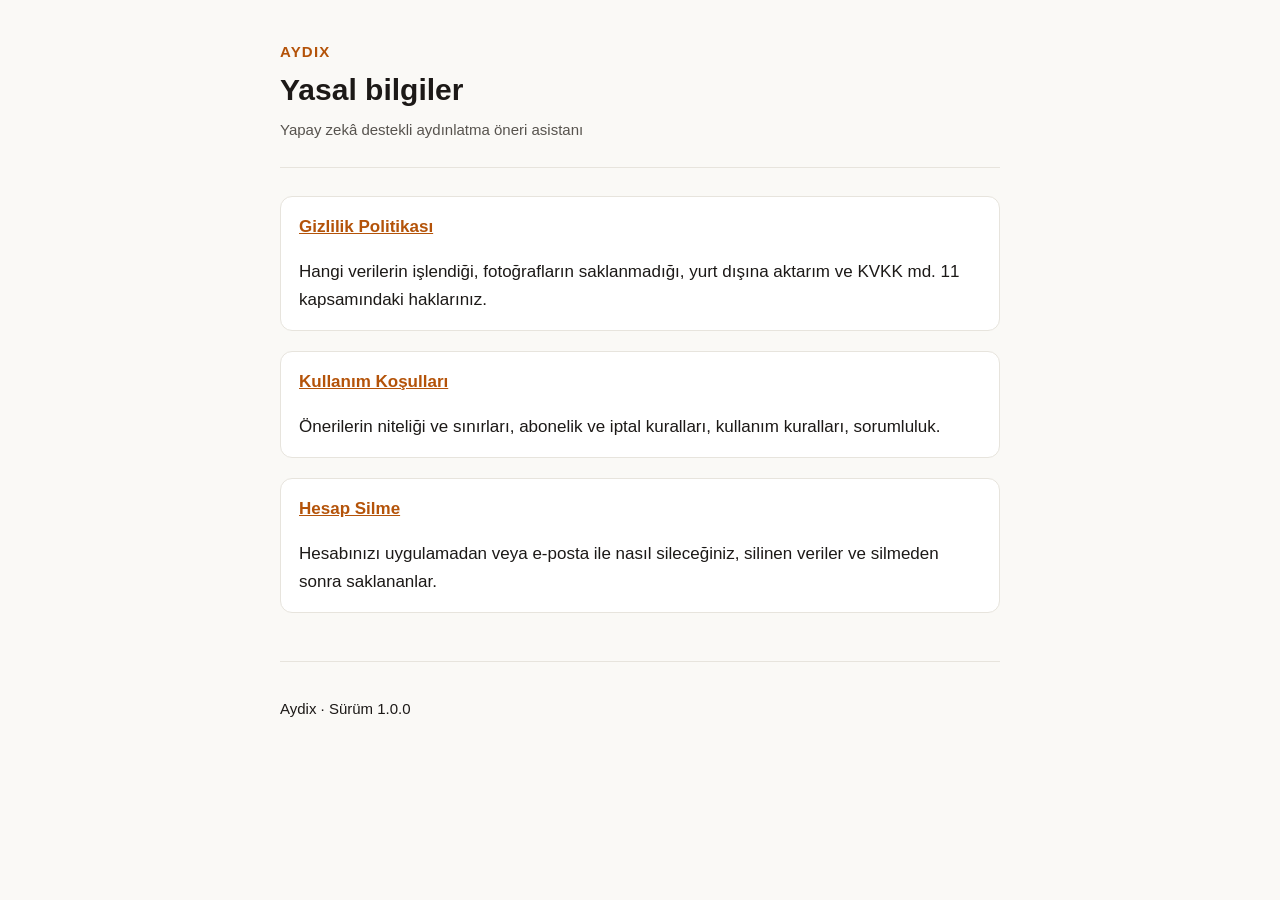
<file: index.html>
<!doctype html>
<html lang="tr">
  <head>
    <meta charset="utf-8" />
    <meta name="viewport" content="width=device-width, initial-scale=1" />
    <title>Aydix — Yasal</title>
    <link rel="stylesheet" href="stil.css" />
  </head>
  <body>
    <main>
      <header>
        <p class="marka">AYDIX</p>
        <h1>Yasal bilgiler</h1>
        <p class="tarih">Yapay zekâ destekli aydınlatma öneri asistanı</p>
      </header>

      <div class="kutu">
        <p><a href="gizlilik.html"><strong>Gizlilik Politikası</strong></a></p>
        <p>
          Hangi verilerin işlendiği, fotoğrafların saklanmadığı, yurt dışına
          aktarım ve KVKK md. 11 kapsamındaki haklarınız.
        </p>
      </div>

      <div class="kutu">
        <p><a href="kosullar.html"><strong>Kullanım Koşulları</strong></a></p>
        <p>
          Önerilerin niteliği ve sınırları, abonelik ve iptal kuralları,
          kullanım kuralları, sorumluluk.
        </p>
      </div>

      <div class="kutu">
        <p><a href="hesap-silme.html"><strong>Hesap Silme</strong></a></p>
        <p>
          Hesabınızı uygulamadan veya e-posta ile nasıl sileceğiniz, silinen
          veriler ve silmeden sonra saklananlar.
        </p>
      </div>

      <footer>
        <p>Aydix · Sürüm 1.0.0</p>
      </footer>
    </main>
  </body>
</html>
</file>
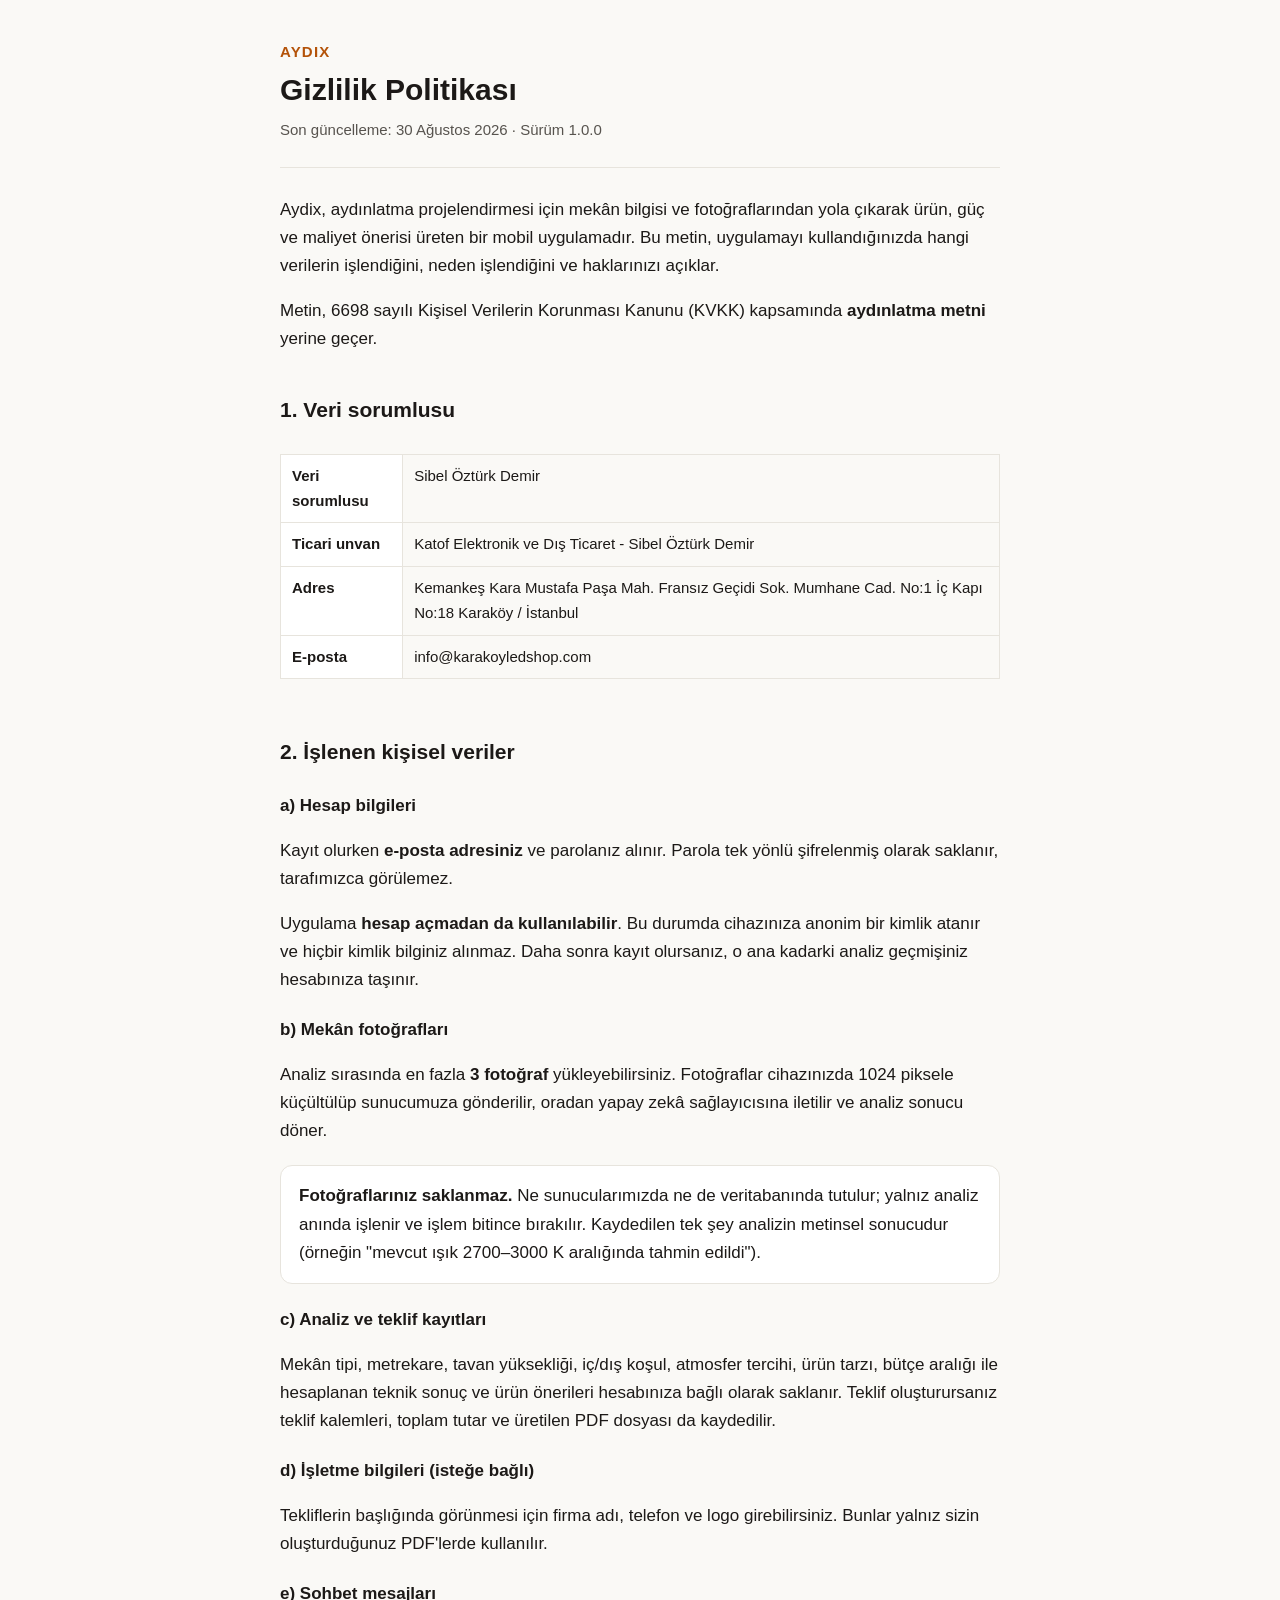
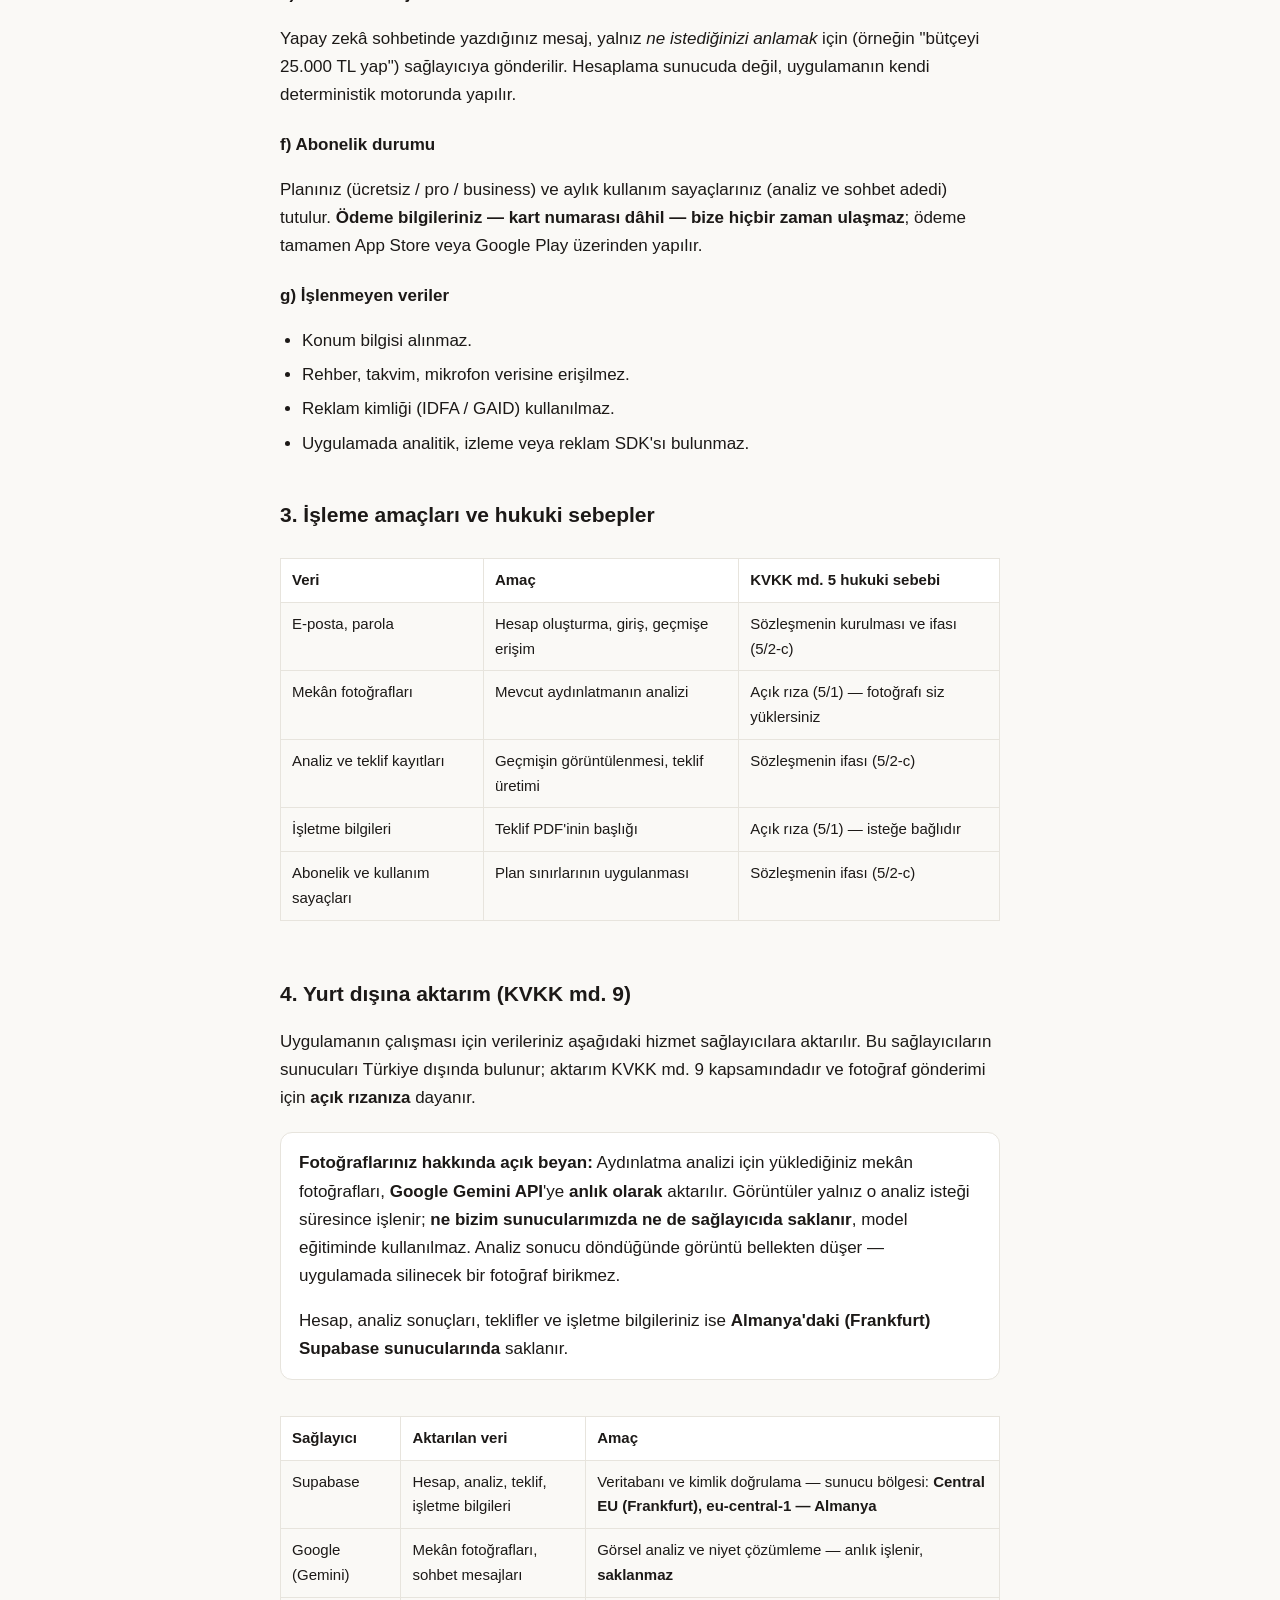
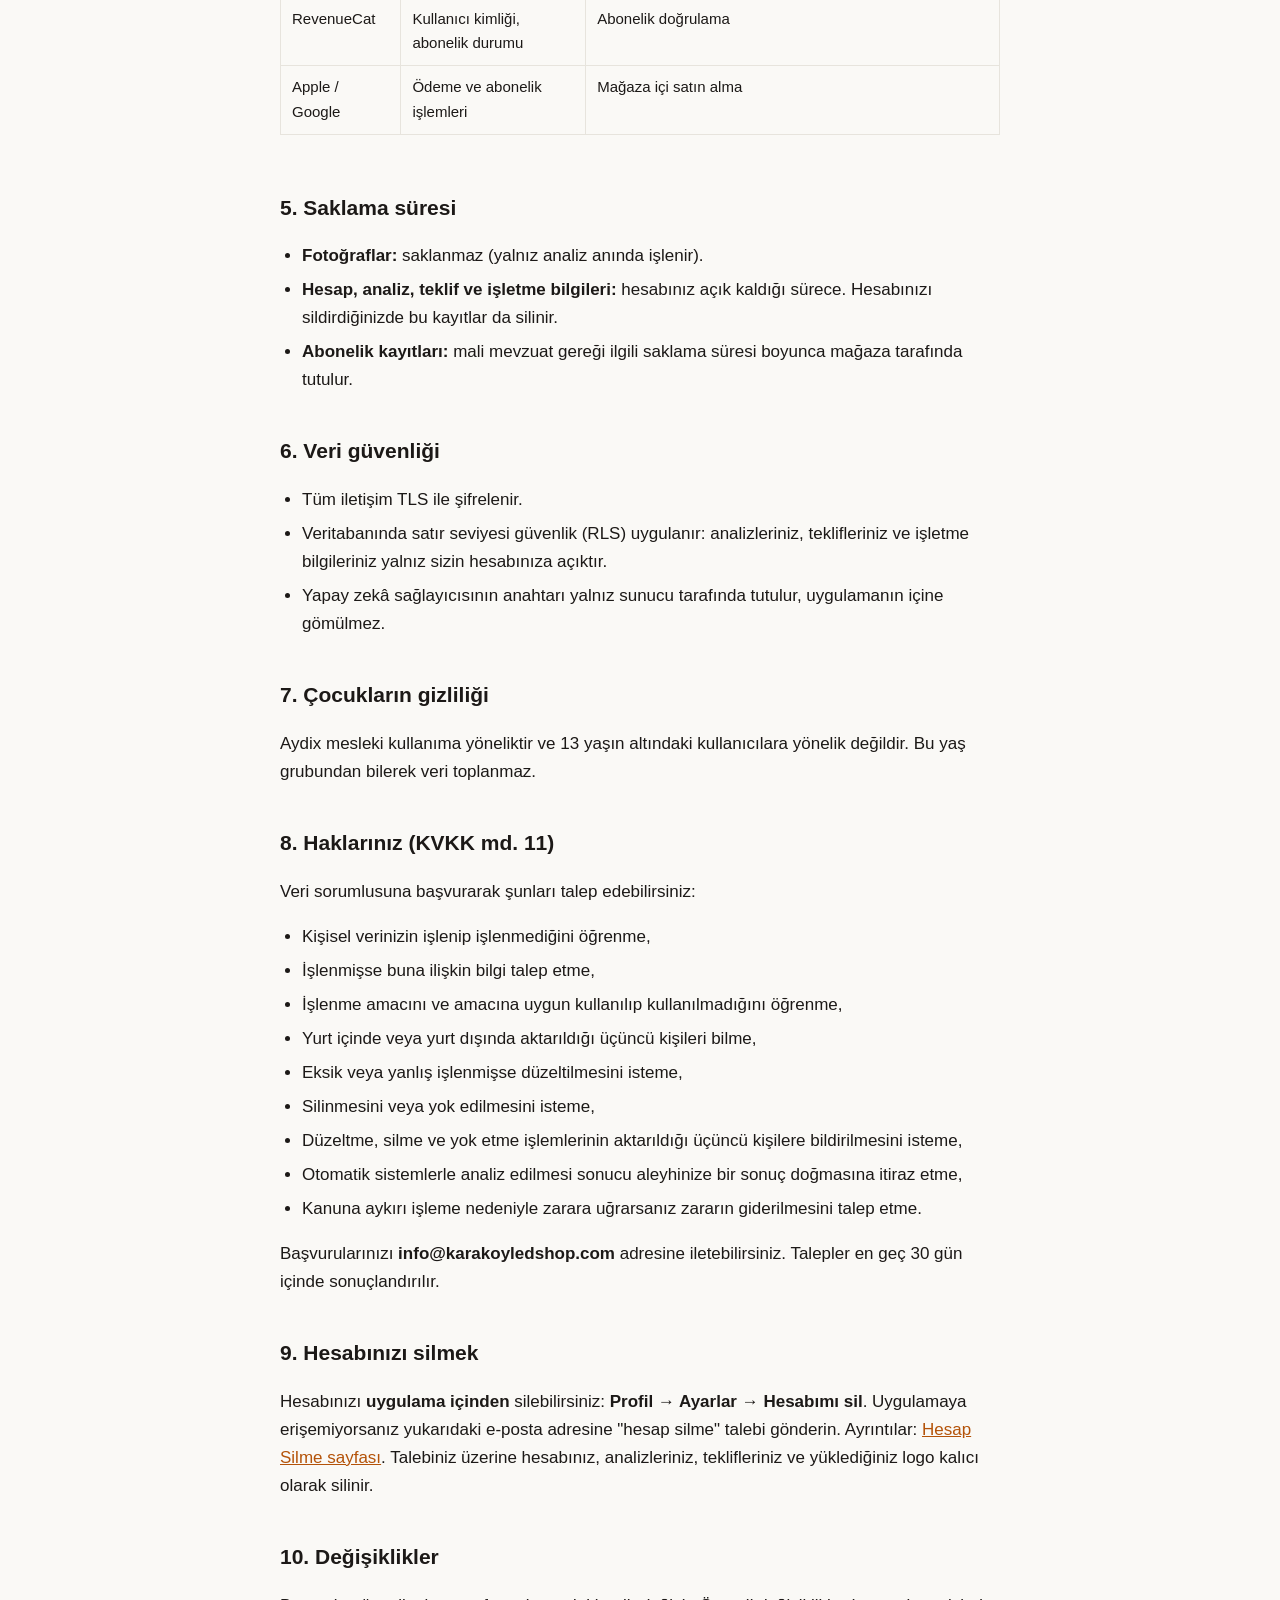
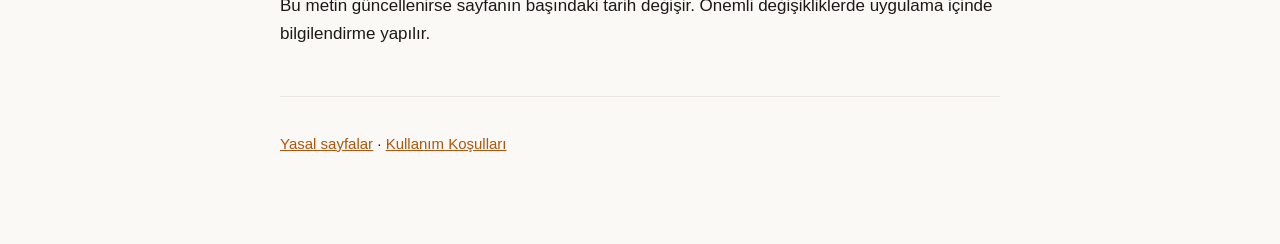
<file: gizlilik.html>
<!doctype html>
<html lang="tr">
  <head>
    <meta charset="utf-8" />
    <meta name="viewport" content="width=device-width, initial-scale=1" />
    <title>Aydix — Gizlilik Politikası</title>
    <link rel="stylesheet" href="stil.css" />
  </head>
  <body>
    <main>
      <header>
        <p class="marka">AYDIX</p>
        <h1>Gizlilik Politikası</h1>
        <p class="tarih">Son güncelleme: 30 Ağustos 2026 · Sürüm 1.0.0</p>
      </header>

      <p>
        Aydix, aydınlatma projelendirmesi için mekân bilgisi ve fotoğraflarından
        yola çıkarak ürün, güç ve maliyet önerisi üreten bir mobil uygulamadır.
        Bu metin, uygulamayı kullandığınızda hangi verilerin işlendiğini,
        neden işlendiğini ve haklarınızı açıklar.
      </p>

      <p>
        Metin, 6698 sayılı Kişisel Verilerin Korunması Kanunu (KVKK) kapsamında
        <strong>aydınlatma metni</strong> yerine geçer.
      </p>

      <h2>1. Veri sorumlusu</h2>
      <div class="sarma">
        <table>
          <tr>
            <th>Veri sorumlusu</th>
            <td>Sibel Öztürk Demir</td>
          </tr>
          <tr>
            <th>Ticari unvan</th>
            <td>Katof Elektronik ve Dış Ticaret - Sibel Öztürk Demir</td>
          </tr>
          <tr>
            <th>Adres</th>
            <td>Kemankeş Kara Mustafa Paşa Mah. Fransız Geçidi Sok. Mumhane Cad. No:1 İç Kapı No:18 Karaköy / İstanbul</td>
          </tr>
          <tr>
            <th>E-posta</th>
            <td>info@karakoyledshop.com</td>
          </tr>
        </table>
      </div>

      <h2>2. İşlenen kişisel veriler</h2>

      <h3>a) Hesap bilgileri</h3>
      <p>
        Kayıt olurken <strong>e-posta adresiniz</strong> ve parolanız alınır.
        Parola tek yönlü şifrelenmiş olarak saklanır, tarafımızca görülemez.
      </p>
      <p>
        Uygulama <strong>hesap açmadan da kullanılabilir</strong>. Bu durumda
        cihazınıza anonim bir kimlik atanır ve hiçbir kimlik bilginiz alınmaz.
        Daha sonra kayıt olursanız, o ana kadarki analiz geçmişiniz hesabınıza
        taşınır.
      </p>

      <h3>b) Mekân fotoğrafları</h3>
      <p>
        Analiz sırasında en fazla <strong>3 fotoğraf</strong> yükleyebilirsiniz.
        Fotoğraflar cihazınızda 1024 piksele küçültülüp sunucumuza gönderilir,
        oradan yapay zekâ sağlayıcısına iletilir ve analiz sonucu döner.
      </p>
      <div class="kutu">
        <p>
          <strong>Fotoğraflarınız saklanmaz.</strong> Ne sunucularımızda ne de
          veritabanında tutulur; yalnız analiz anında işlenir ve işlem bitince
          bırakılır. Kaydedilen tek şey analizin metinsel sonucudur (örneğin
          "mevcut ışık 2700–3000 K aralığında tahmin edildi").
        </p>
      </div>

      <h3>c) Analiz ve teklif kayıtları</h3>
      <p>
        Mekân tipi, metrekare, tavan yüksekliği, iç/dış koşul, atmosfer tercihi,
        ürün tarzı, bütçe aralığı ile hesaplanan teknik sonuç ve ürün önerileri
        hesabınıza bağlı olarak saklanır. Teklif oluşturursanız teklif kalemleri,
        toplam tutar ve üretilen PDF dosyası da kaydedilir.
      </p>

      <h3>d) İşletme bilgileri (isteğe bağlı)</h3>
      <p>
        Tekliflerin başlığında görünmesi için firma adı, telefon ve logo
        girebilirsiniz. Bunlar yalnız sizin oluşturduğunuz PDF'lerde kullanılır.
      </p>

      <h3>e) Sohbet mesajları</h3>
      <p>
        Yapay zekâ sohbetinde yazdığınız mesaj, yalnız <em>ne istediğinizi
        anlamak</em> için (örneğin "bütçeyi 25.000 TL yap") sağlayıcıya
        gönderilir. Hesaplama sunucuda değil, uygulamanın kendi deterministik
        motorunda yapılır.
      </p>

      <h3>f) Abonelik durumu</h3>
      <p>
        Planınız (ücretsiz / pro / business) ve aylık kullanım sayaçlarınız
        (analiz ve sohbet adedi) tutulur. <strong>Ödeme bilgileriniz — kart
        numarası dâhil — bize hiçbir zaman ulaşmaz</strong>; ödeme tamamen App
        Store veya Google Play üzerinden yapılır.
      </p>

      <h3>g) İşlenmeyen veriler</h3>
      <ul>
        <li>Konum bilgisi alınmaz.</li>
        <li>Rehber, takvim, mikrofon verisine erişilmez.</li>
        <li>Reklam kimliği (IDFA / GAID) kullanılmaz.</li>
        <li>Uygulamada analitik, izleme veya reklam SDK'sı bulunmaz.</li>
      </ul>

      <h2>3. İşleme amaçları ve hukuki sebepler</h2>
      <div class="sarma">
        <table>
          <tr>
            <th>Veri</th>
            <th>Amaç</th>
            <th>KVKK md. 5 hukuki sebebi</th>
          </tr>
          <tr>
            <td>E-posta, parola</td>
            <td>Hesap oluşturma, giriş, geçmişe erişim</td>
            <td>Sözleşmenin kurulması ve ifası (5/2-c)</td>
          </tr>
          <tr>
            <td>Mekân fotoğrafları</td>
            <td>Mevcut aydınlatmanın analizi</td>
            <td>Açık rıza (5/1) — fotoğrafı siz yüklersiniz</td>
          </tr>
          <tr>
            <td>Analiz ve teklif kayıtları</td>
            <td>Geçmişin görüntülenmesi, teklif üretimi</td>
            <td>Sözleşmenin ifası (5/2-c)</td>
          </tr>
          <tr>
            <td>İşletme bilgileri</td>
            <td>Teklif PDF'inin başlığı</td>
            <td>Açık rıza (5/1) — isteğe bağlıdır</td>
          </tr>
          <tr>
            <td>Abonelik ve kullanım sayaçları</td>
            <td>Plan sınırlarının uygulanması</td>
            <td>Sözleşmenin ifası (5/2-c)</td>
          </tr>
        </table>
      </div>

      <h2>4. Yurt dışına aktarım (KVKK md. 9)</h2>
      <p>
        Uygulamanın çalışması için verileriniz aşağıdaki hizmet sağlayıcılara
        aktarılır. Bu sağlayıcıların sunucuları Türkiye dışında bulunur;
        aktarım KVKK md. 9 kapsamındadır ve fotoğraf gönderimi için
        <strong>açık rızanıza</strong> dayanır.
      </p>

      <div class="kutu">
        <p>
          <strong>Fotoğraflarınız hakkında açık beyan:</strong> Aydınlatma
          analizi için yüklediğiniz mekân fotoğrafları,
          <strong>Google Gemini API</strong>'ye <strong>anlık olarak</strong>
          aktarılır. Görüntüler yalnız o analiz isteği süresince işlenir;
          <strong>ne bizim sunucularımızda ne de sağlayıcıda saklanır</strong>,
          model eğitiminde kullanılmaz. Analiz sonucu döndüğünde görüntü
          bellekten düşer — uygulamada silinecek bir fotoğraf birikmez.
        </p>
        <p>
          Hesap, analiz sonuçları, teklifler ve işletme bilgileriniz ise
          <strong>Almanya'daki (Frankfurt) Supabase sunucularında</strong>
          saklanır.
        </p>
      </div>
      <div class="sarma">
        <table>
          <tr>
            <th>Sağlayıcı</th>
            <th>Aktarılan veri</th>
            <th>Amaç</th>
          </tr>
          <tr>
            <td>Supabase</td>
            <td>Hesap, analiz, teklif, işletme bilgileri</td>
            <td>
              Veritabanı ve kimlik doğrulama — sunucu bölgesi:
              <strong>Central EU (Frankfurt), eu-central-1 — Almanya</strong>
            </td>
          </tr>
          <tr>
            <td>Google (Gemini)</td>
            <td>Mekân fotoğrafları, sohbet mesajları</td>
            <td>
              Görsel analiz ve niyet çözümleme — anlık işlenir,
              <strong>saklanmaz</strong>
            </td>
          </tr>
          <tr>
            <td>RevenueCat</td>
            <td>Kullanıcı kimliği, abonelik durumu</td>
            <td>Abonelik doğrulama</td>
          </tr>
          <tr>
            <td>Apple / Google</td>
            <td>Ödeme ve abonelik işlemleri</td>
            <td>Mağaza içi satın alma</td>
          </tr>
        </table>
      </div>

      <h2>5. Saklama süresi</h2>
      <ul>
        <li><strong>Fotoğraflar:</strong> saklanmaz (yalnız analiz anında işlenir).</li>
        <li>
          <strong>Hesap, analiz, teklif ve işletme bilgileri:</strong> hesabınız
          açık kaldığı sürece. Hesabınızı sildirdiğinizde bu kayıtlar da silinir.
        </li>
        <li>
          <strong>Abonelik kayıtları:</strong> mali mevzuat gereği ilgili
          saklama süresi boyunca mağaza tarafında tutulur.
        </li>
      </ul>

      <h2>6. Veri güvenliği</h2>
      <ul>
        <li>Tüm iletişim TLS ile şifrelenir.</li>
        <li>
          Veritabanında satır seviyesi güvenlik (RLS) uygulanır: analizleriniz,
          teklifleriniz ve işletme bilgileriniz yalnız sizin hesabınıza açıktır.
        </li>
        <li>
          Yapay zekâ sağlayıcısının anahtarı yalnız sunucu tarafında tutulur,
          uygulamanın içine gömülmez.
        </li>
      </ul>

      <h2>7. Çocukların gizliliği</h2>
      <p>
        Aydix mesleki kullanıma yöneliktir ve 13 yaşın altındaki kullanıcılara
        yönelik değildir. Bu yaş grubundan bilerek veri toplanmaz.
      </p>

      <h2>8. Haklarınız (KVKK md. 11)</h2>
      <p>Veri sorumlusuna başvurarak şunları talep edebilirsiniz:</p>
      <ul>
        <li>Kişisel verinizin işlenip işlenmediğini öğrenme,</li>
        <li>İşlenmişse buna ilişkin bilgi talep etme,</li>
        <li>İşlenme amacını ve amacına uygun kullanılıp kullanılmadığını öğrenme,</li>
        <li>Yurt içinde veya yurt dışında aktarıldığı üçüncü kişileri bilme,</li>
        <li>Eksik veya yanlış işlenmişse düzeltilmesini isteme,</li>
        <li>Silinmesini veya yok edilmesini isteme,</li>
        <li>
          Düzeltme, silme ve yok etme işlemlerinin aktarıldığı üçüncü kişilere
          bildirilmesini isteme,
        </li>
        <li>
          Otomatik sistemlerle analiz edilmesi sonucu aleyhinize bir sonuç
          doğmasına itiraz etme,
        </li>
        <li>Kanuna aykırı işleme nedeniyle zarara uğrarsanız zararın giderilmesini talep etme.</li>
      </ul>
      <p>
        Başvurularınızı <strong>info@karakoyledshop.com</strong> adresine
        iletebilirsiniz. Talepler en geç 30 gün içinde sonuçlandırılır.
      </p>

      <h2>9. Hesabınızı silmek</h2>
      <p>
        Hesabınızı <strong>uygulama içinden</strong> silebilirsiniz:
        <strong>Profil → Ayarlar → Hesabımı sil</strong>. Uygulamaya
        erişemiyorsanız yukarıdaki e-posta adresine "hesap silme" talebi
        gönderin. Ayrıntılar:
        <a href="hesap-silme.html">Hesap Silme sayfası</a>. Talebiniz üzerine hesabınız,
        analizleriniz, teklifleriniz ve yüklediğiniz logo kalıcı olarak silinir.
      </p>

      <h2>10. Değişiklikler</h2>
      <p>
        Bu metin güncellenirse sayfanın başındaki tarih değişir. Önemli
        değişikliklerde uygulama içinde bilgilendirme yapılır.
      </p>

      <footer>
        <p>
          <a href="index.html">Yasal sayfalar</a> ·
          <a href="kosullar.html">Kullanım Koşulları</a>
        </p>
      </footer>
    </main>
  </body>
</html>
</file>
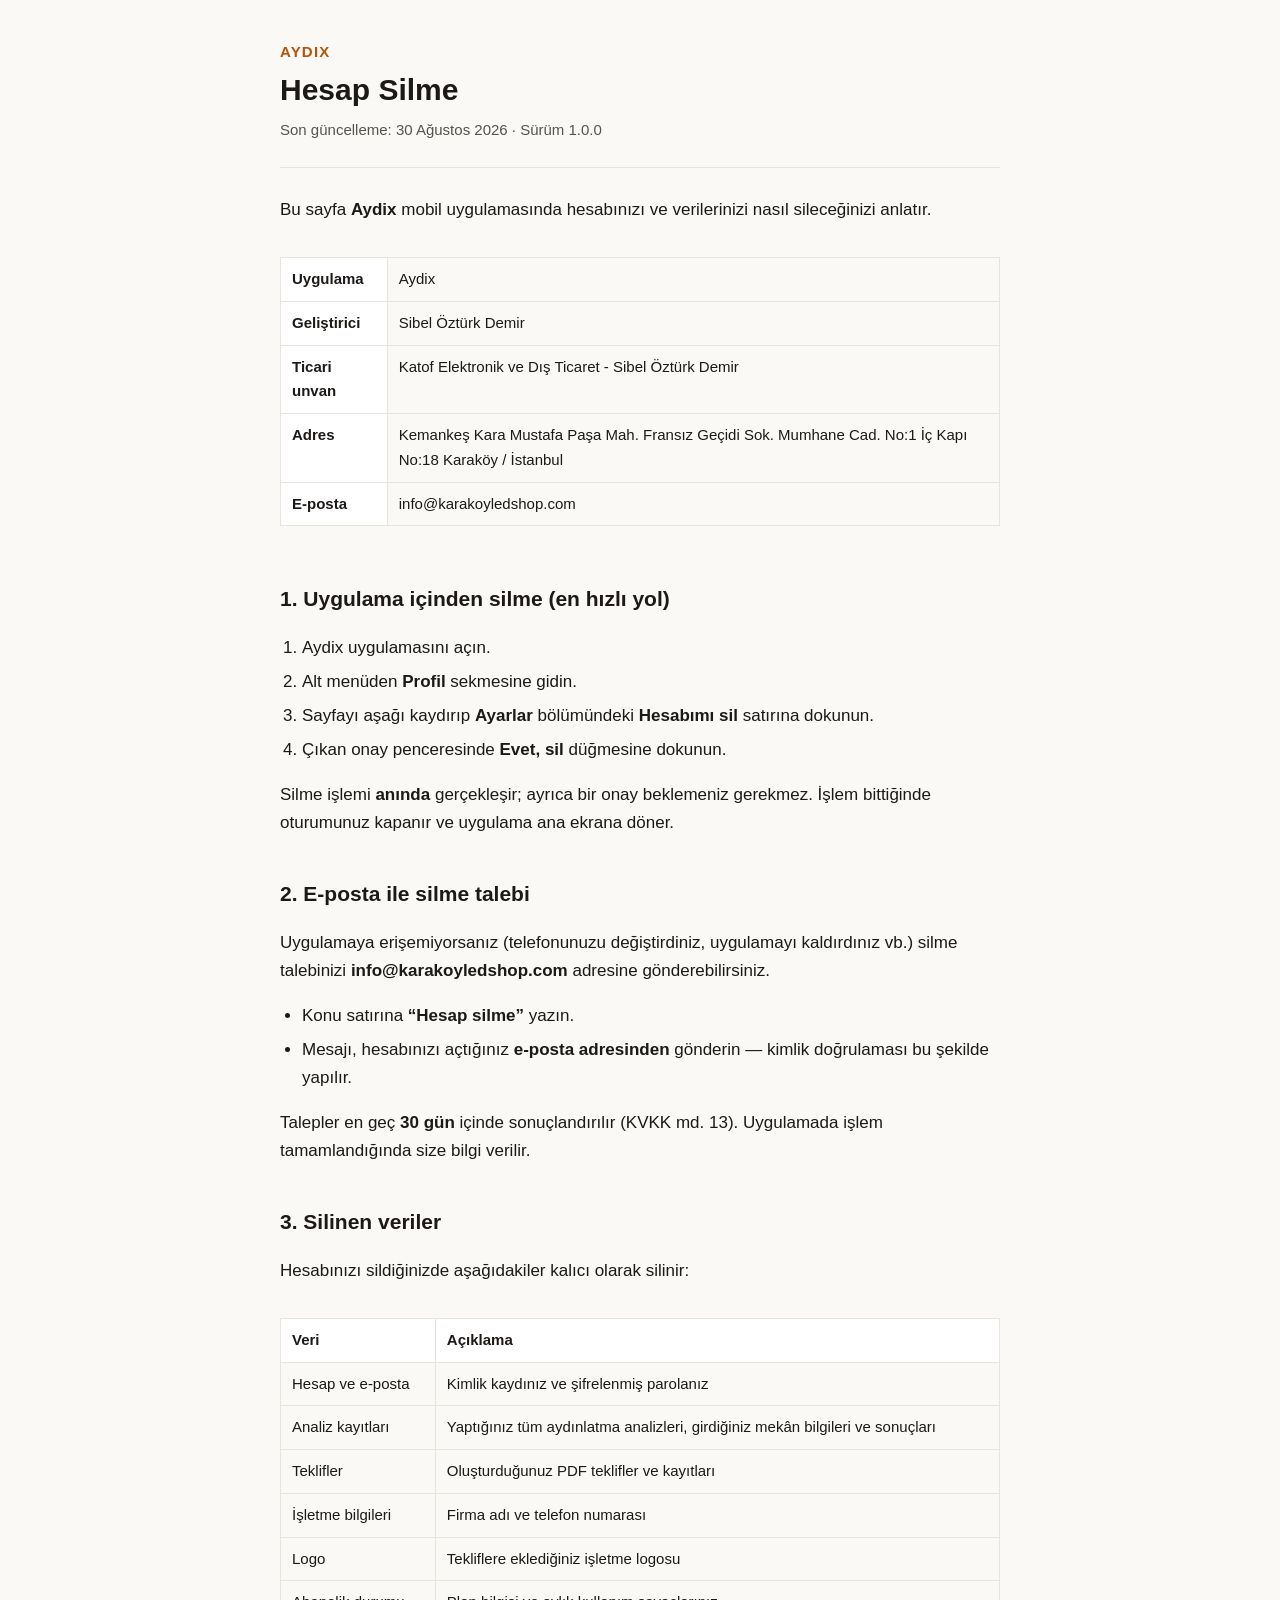
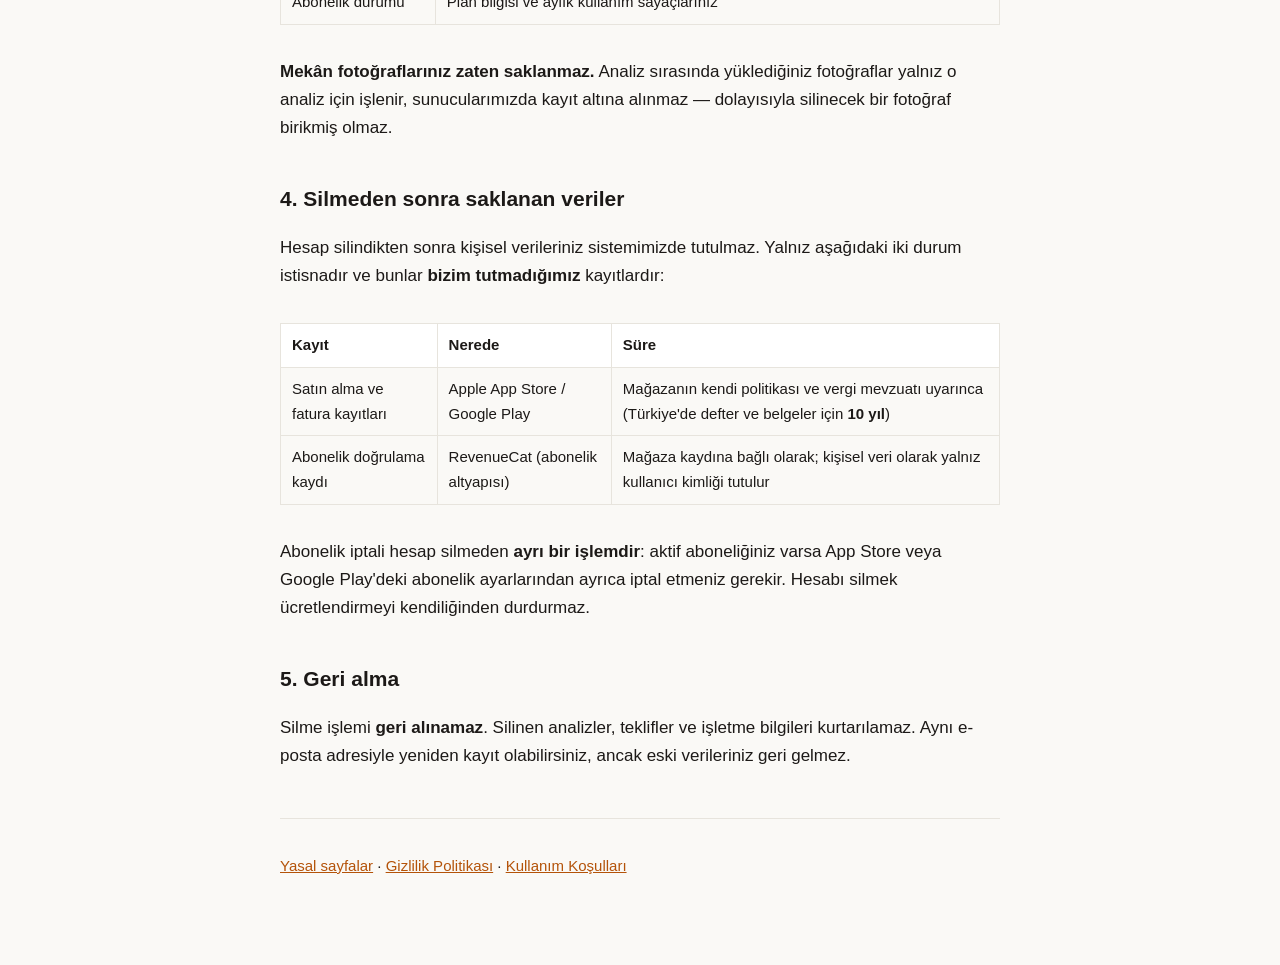
<file: hesap-silme.html>
<!doctype html>
<html lang="tr">
  <head>
    <meta charset="utf-8" />
    <meta name="viewport" content="width=device-width, initial-scale=1" />
    <title>Aydix — Hesap Silme</title>
    <link rel="stylesheet" href="stil.css" />
  </head>
  <body>
    <main>
      <header>
        <p class="marka">AYDIX</p>
        <h1>Hesap Silme</h1>
        <p class="tarih">Son güncelleme: 30 Ağustos 2026 · Sürüm 1.0.0</p>
      </header>

      <p>
        Bu sayfa <strong>Aydix</strong> mobil uygulamasında hesabınızı ve
        verilerinizi nasıl sileceğinizi anlatır.
      </p>

      <div class="sarma">
        <table>
          <tr>
            <th>Uygulama</th>
            <td>Aydix</td>
          </tr>
          <tr>
            <th>Geliştirici</th>
            <td>Sibel Öztürk Demir</td>
          </tr>
          <tr>
            <th>Ticari unvan</th>
            <td>Katof Elektronik ve Dış Ticaret - Sibel Öztürk Demir</td>
          </tr>
          <tr>
            <th>Adres</th>
            <td>
              Kemankeş Kara Mustafa Paşa Mah. Fransız Geçidi Sok. Mumhane Cad.
              No:1 İç Kapı No:18 Karaköy / İstanbul
            </td>
          </tr>
          <tr>
            <th>E-posta</th>
            <td>info@karakoyledshop.com</td>
          </tr>
        </table>
      </div>

      <h2>1. Uygulama içinden silme (en hızlı yol)</h2>
      <ol>
        <li>Aydix uygulamasını açın.</li>
        <li>Alt menüden <strong>Profil</strong> sekmesine gidin.</li>
        <li>
          Sayfayı aşağı kaydırıp <strong>Ayarlar</strong> bölümündeki
          <strong>Hesabımı sil</strong> satırına dokunun.
        </li>
        <li>
          Çıkan onay penceresinde <strong>Evet, sil</strong> düğmesine
          dokunun.
        </li>
      </ol>
      <p>
        Silme işlemi <strong>anında</strong> gerçekleşir; ayrıca bir onay
        beklemeniz gerekmez. İşlem bittiğinde oturumunuz kapanır ve uygulama
        ana ekrana döner.
      </p>

      <h2>2. E-posta ile silme talebi</h2>
      <p>
        Uygulamaya erişemiyorsanız (telefonunuzu değiştirdiniz, uygulamayı
        kaldırdınız vb.) silme talebinizi
        <strong>info@karakoyledshop.com</strong> adresine gönderebilirsiniz.
      </p>
      <ul>
        <li>
          Konu satırına <strong>“Hesap silme”</strong> yazın.
        </li>
        <li>
          Mesajı, hesabınızı açtığınız <strong>e-posta adresinden</strong>
          gönderin — kimlik doğrulaması bu şekilde yapılır.
        </li>
      </ul>
      <p>
        Talepler en geç <strong>30 gün</strong> içinde sonuçlandırılır (KVKK
        md. 13). Uygulamada işlem tamamlandığında size bilgi verilir.
      </p>

      <h2>3. Silinen veriler</h2>
      <p>Hesabınızı sildiğinizde aşağıdakiler kalıcı olarak silinir:</p>
      <div class="sarma">
        <table>
          <tr>
            <th>Veri</th>
            <th>Açıklama</th>
          </tr>
          <tr>
            <td>Hesap ve e-posta</td>
            <td>Kimlik kaydınız ve şifrelenmiş parolanız</td>
          </tr>
          <tr>
            <td>Analiz kayıtları</td>
            <td>
              Yaptığınız tüm aydınlatma analizleri, girdiğiniz mekân bilgileri
              ve sonuçları
            </td>
          </tr>
          <tr>
            <td>Teklifler</td>
            <td>Oluşturduğunuz PDF teklifler ve kayıtları</td>
          </tr>
          <tr>
            <td>İşletme bilgileri</td>
            <td>Firma adı ve telefon numarası</td>
          </tr>
          <tr>
            <td>Logo</td>
            <td>Tekliflere eklediğiniz işletme logosu</td>
          </tr>
          <tr>
            <td>Abonelik durumu</td>
            <td>Plan bilgisi ve aylık kullanım sayaçlarınız</td>
          </tr>
        </table>
      </div>
      <p>
        <strong>Mekân fotoğraflarınız zaten saklanmaz.</strong> Analiz
        sırasında yüklediğiniz fotoğraflar yalnız o analiz için işlenir,
        sunucularımızda kayıt altına alınmaz — dolayısıyla silinecek bir
        fotoğraf birikmiş olmaz.
      </p>

      <h2>4. Silmeden sonra saklanan veriler</h2>
      <p>
        Hesap silindikten sonra kişisel verileriniz sistemimizde tutulmaz.
        Yalnız aşağıdaki iki durum istisnadır ve bunlar
        <strong>bizim tutmadığımız</strong> kayıtlardır:
      </p>
      <div class="sarma">
        <table>
          <tr>
            <th>Kayıt</th>
            <th>Nerede</th>
            <th>Süre</th>
          </tr>
          <tr>
            <td>Satın alma ve fatura kayıtları</td>
            <td>Apple App Store / Google Play</td>
            <td>
              Mağazanın kendi politikası ve vergi mevzuatı uyarınca
              (Türkiye'de defter ve belgeler için <strong>10 yıl</strong>)
            </td>
          </tr>
          <tr>
            <td>Abonelik doğrulama kaydı</td>
            <td>RevenueCat (abonelik altyapısı)</td>
            <td>
              Mağaza kaydına bağlı olarak; kişisel veri olarak yalnız kullanıcı
              kimliği tutulur
            </td>
          </tr>
        </table>
      </div>
      <p>
        Abonelik iptali hesap silmeden <strong>ayrı bir işlemdir</strong>:
        aktif aboneliğiniz varsa App Store veya Google Play'deki abonelik
        ayarlarından ayrıca iptal etmeniz gerekir. Hesabı silmek ücretlendirmeyi
        kendiliğinden durdurmaz.
      </p>

      <h2>5. Geri alma</h2>
      <p>
        Silme işlemi <strong>geri alınamaz</strong>. Silinen analizler,
        teklifler ve işletme bilgileri kurtarılamaz. Aynı e-posta adresiyle
        yeniden kayıt olabilirsiniz, ancak eski verileriniz geri gelmez.
      </p>

      <footer>
        <p>
          <a href="index.html">Yasal sayfalar</a> ·
          <a href="gizlilik.html">Gizlilik Politikası</a> ·
          <a href="kosullar.html">Kullanım Koşulları</a>
        </p>
      </footer>
    </main>
  </body>
</html>
</file>
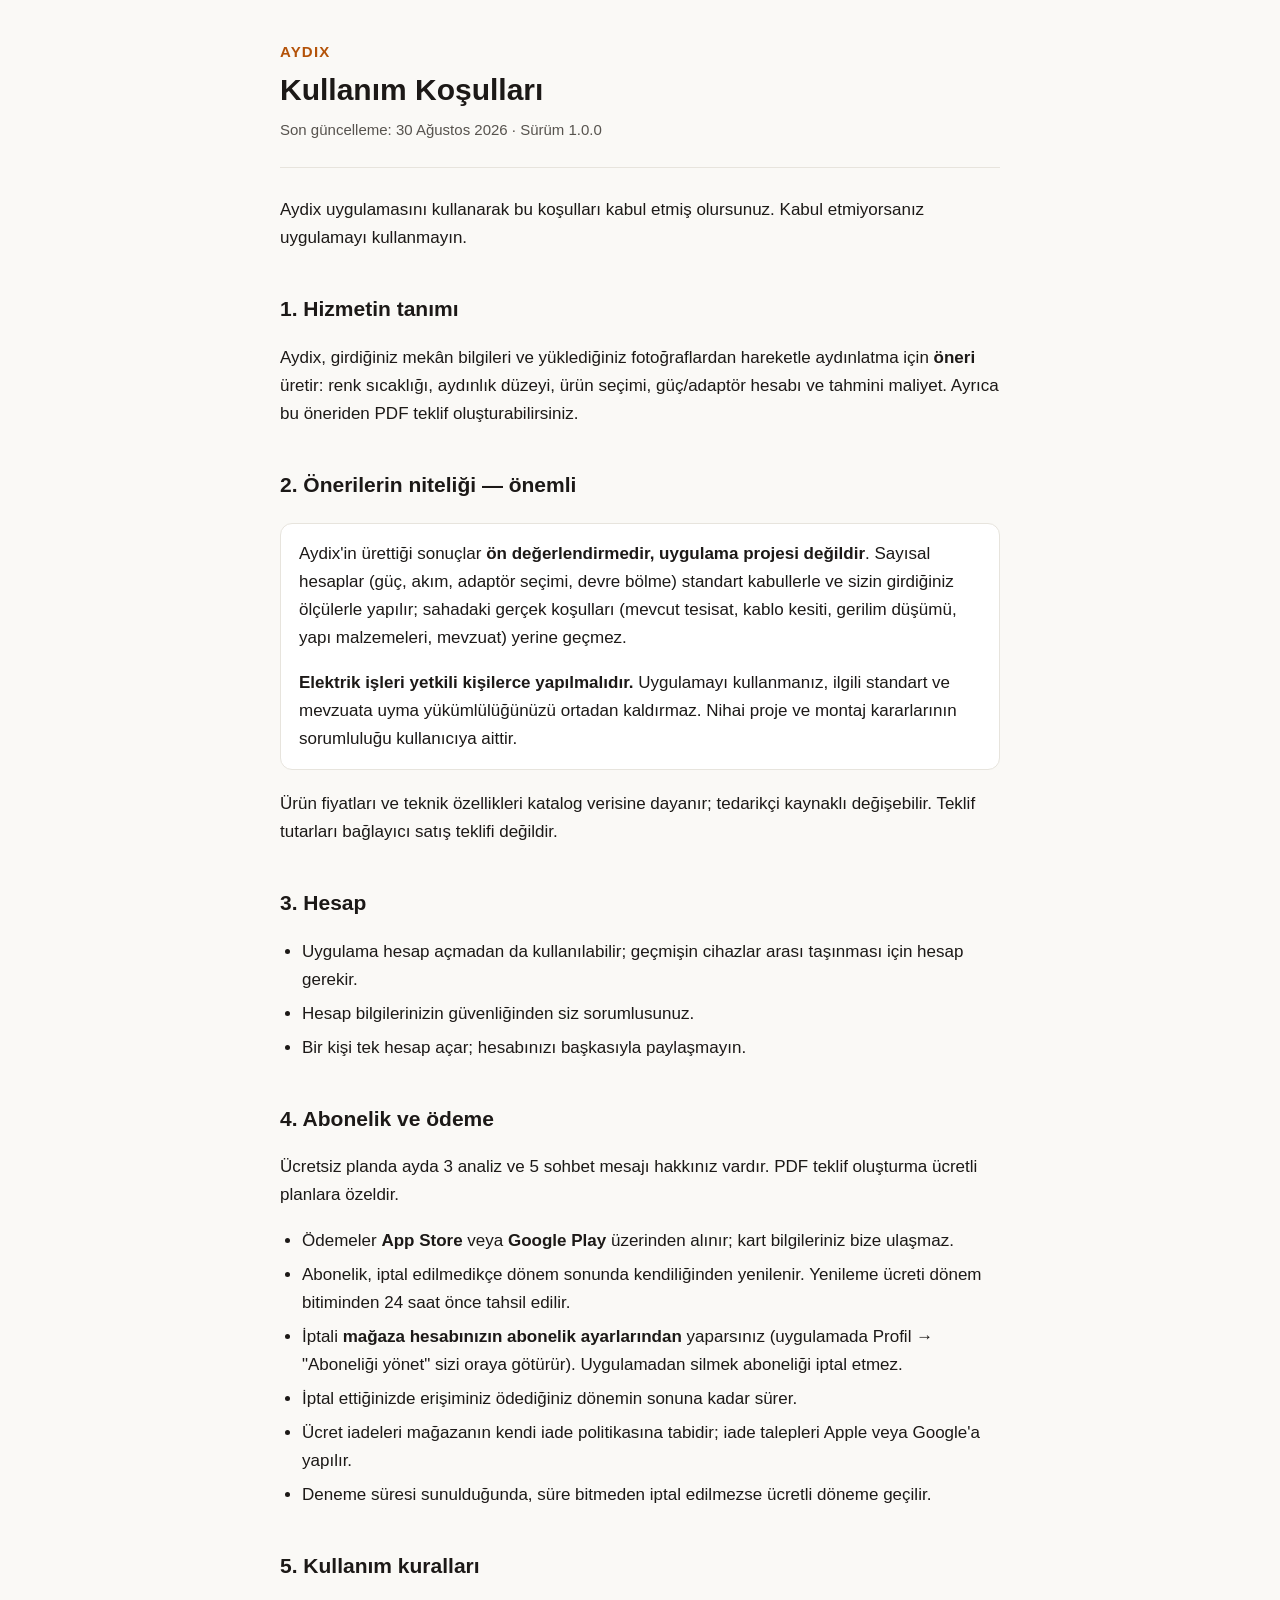
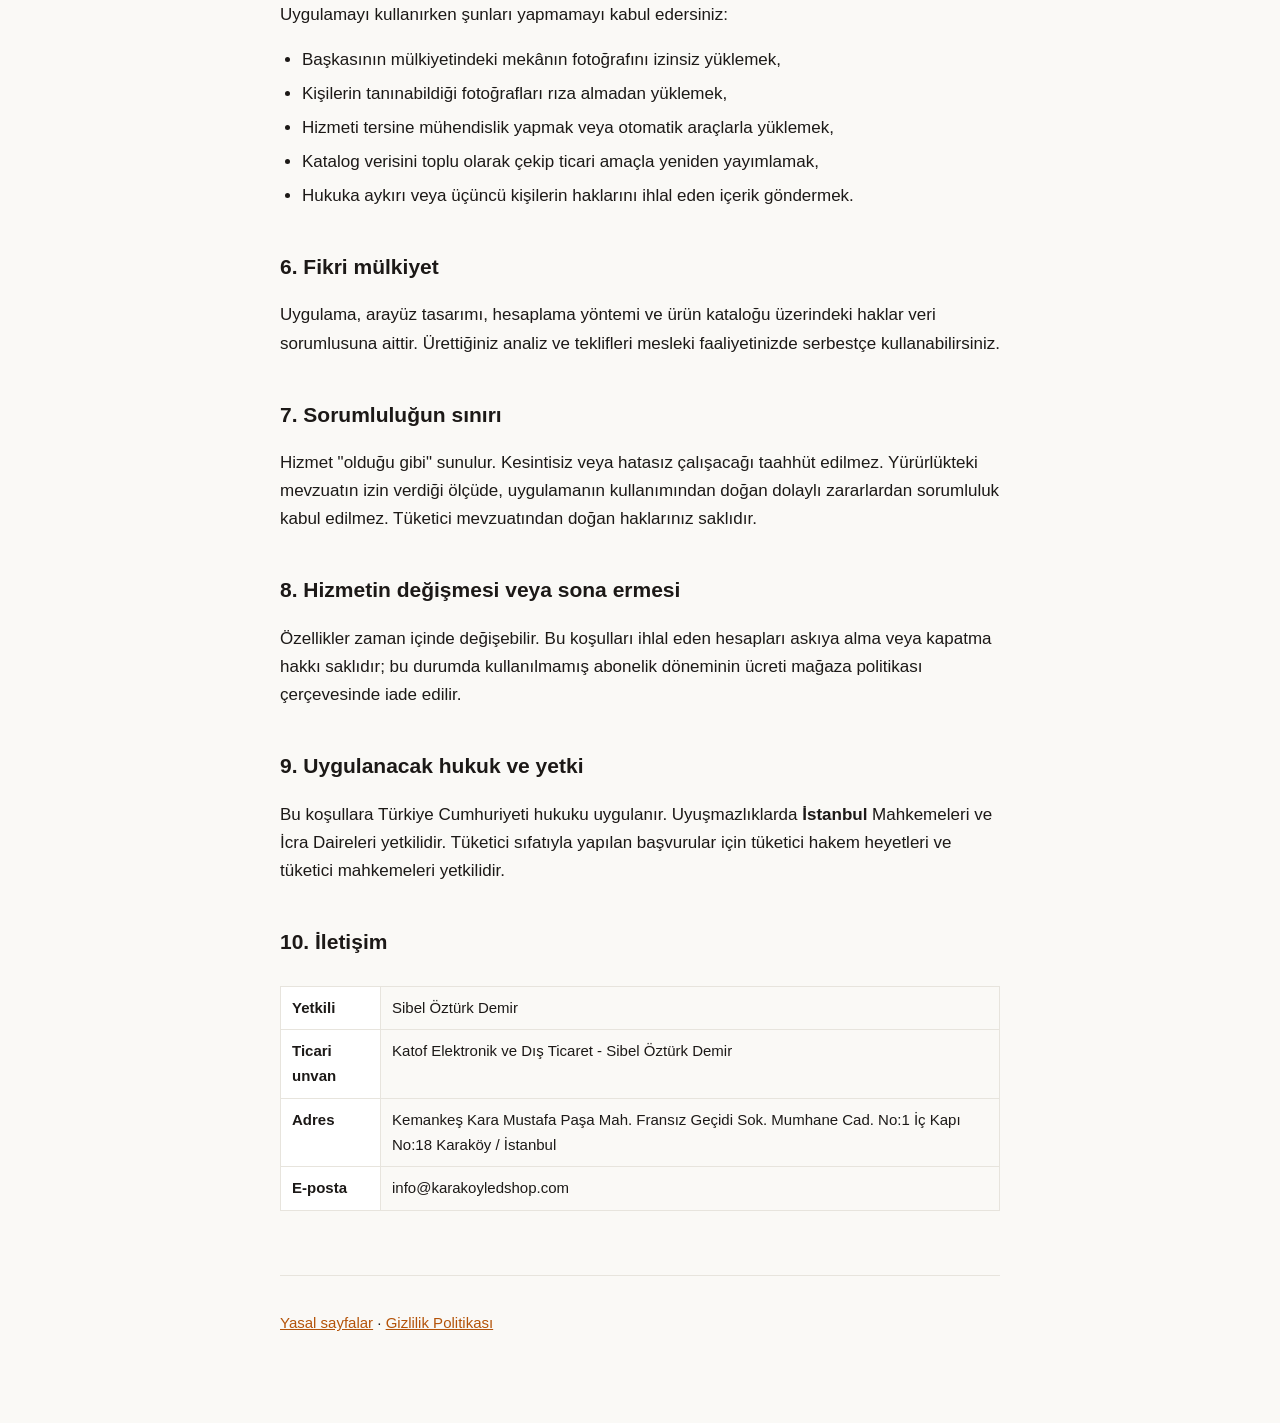
<file: kosullar.html>
<!doctype html>
<html lang="tr">
  <head>
    <meta charset="utf-8" />
    <meta name="viewport" content="width=device-width, initial-scale=1" />
    <title>Aydix — Kullanım Koşulları</title>
    <link rel="stylesheet" href="stil.css" />
  </head>
  <body>
    <main>
      <header>
        <p class="marka">AYDIX</p>
        <h1>Kullanım Koşulları</h1>
        <p class="tarih">Son güncelleme: 30 Ağustos 2026 · Sürüm 1.0.0</p>
      </header>

      <p>
        Aydix uygulamasını kullanarak bu koşulları kabul etmiş olursunuz.
        Kabul etmiyorsanız uygulamayı kullanmayın.
      </p>

      <h2>1. Hizmetin tanımı</h2>
      <p>
        Aydix, girdiğiniz mekân bilgileri ve yüklediğiniz fotoğraflardan
        hareketle aydınlatma için <strong>öneri</strong> üretir: renk sıcaklığı,
        aydınlık düzeyi, ürün seçimi, güç/adaptör hesabı ve tahmini maliyet.
        Ayrıca bu öneriden PDF teklif oluşturabilirsiniz.
      </p>

      <h2>2. Önerilerin niteliği — önemli</h2>
      <div class="kutu">
        <p>
          Aydix'in ürettiği sonuçlar <strong>ön değerlendirmedir, uygulama
          projesi değildir</strong>. Sayısal hesaplar (güç, akım, adaptör
          seçimi, devre bölme) standart kabullerle ve sizin girdiğiniz
          ölçülerle yapılır; sahadaki gerçek koşulları (mevcut tesisat, kablo
          kesiti, gerilim düşümü, yapı malzemeleri, mevzuat) yerine geçmez.
        </p>
        <p>
          <strong>Elektrik işleri yetkili kişilerce yapılmalıdır.</strong>
          Uygulamayı kullanmanız, ilgili standart ve mevzuata uyma
          yükümlülüğünüzü ortadan kaldırmaz. Nihai proje ve montaj kararlarının
          sorumluluğu kullanıcıya aittir.
        </p>
      </div>
      <p>
        Ürün fiyatları ve teknik özellikleri katalog verisine dayanır; tedarikçi
        kaynaklı değişebilir. Teklif tutarları bağlayıcı satış teklifi değildir.
      </p>

      <h2>3. Hesap</h2>
      <ul>
        <li>Uygulama hesap açmadan da kullanılabilir; geçmişin cihazlar arası taşınması için hesap gerekir.</li>
        <li>Hesap bilgilerinizin güvenliğinden siz sorumlusunuz.</li>
        <li>Bir kişi tek hesap açar; hesabınızı başkasıyla paylaşmayın.</li>
      </ul>

      <h2>4. Abonelik ve ödeme</h2>
      <p>
        Ücretsiz planda ayda 3 analiz ve 5 sohbet mesajı hakkınız vardır. PDF
        teklif oluşturma ücretli planlara özeldir.
      </p>
      <ul>
        <li>
          Ödemeler <strong>App Store</strong> veya <strong>Google Play</strong>
          üzerinden alınır; kart bilgileriniz bize ulaşmaz.
        </li>
        <li>
          Abonelik, iptal edilmedikçe dönem sonunda kendiliğinden yenilenir.
          Yenileme ücreti dönem bitiminden 24 saat önce tahsil edilir.
        </li>
        <li>
          İptali <strong>mağaza hesabınızın abonelik ayarlarından</strong>
          yaparsınız (uygulamada Profil → "Aboneliği yönet" sizi oraya götürür).
          Uygulamadan silmek aboneliği iptal etmez.
        </li>
        <li>
          İptal ettiğinizde erişiminiz ödediğiniz dönemin sonuna kadar sürer.
        </li>
        <li>
          Ücret iadeleri mağazanın kendi iade politikasına tabidir; iade talepleri
          Apple veya Google'a yapılır.
        </li>
        <li>
          Deneme süresi sunulduğunda, süre bitmeden iptal edilmezse ücretli
          döneme geçilir.
        </li>
      </ul>

      <h2>5. Kullanım kuralları</h2>
      <p>Uygulamayı kullanırken şunları yapmamayı kabul edersiniz:</p>
      <ul>
        <li>Başkasının mülkiyetindeki mekânın fotoğrafını izinsiz yüklemek,</li>
        <li>Kişilerin tanınabildiği fotoğrafları rıza almadan yüklemek,</li>
        <li>Hizmeti tersine mühendislik yapmak veya otomatik araçlarla yüklemek,</li>
        <li>Katalog verisini toplu olarak çekip ticari amaçla yeniden yayımlamak,</li>
        <li>Hukuka aykırı veya üçüncü kişilerin haklarını ihlal eden içerik göndermek.</li>
      </ul>

      <h2>6. Fikri mülkiyet</h2>
      <p>
        Uygulama, arayüz tasarımı, hesaplama yöntemi ve ürün kataloğu üzerindeki
        haklar veri sorumlusuna aittir. Ürettiğiniz analiz ve teklifleri
        mesleki faaliyetinizde serbestçe kullanabilirsiniz.
      </p>

      <h2>7. Sorumluluğun sınırı</h2>
      <p>
        Hizmet "olduğu gibi" sunulur. Kesintisiz veya hatasız çalışacağı taahhüt
        edilmez. Yürürlükteki mevzuatın izin verdiği ölçüde, uygulamanın
        kullanımından doğan dolaylı zararlardan sorumluluk kabul edilmez.
        Tüketici mevzuatından doğan haklarınız saklıdır.
      </p>

      <h2>8. Hizmetin değişmesi veya sona ermesi</h2>
      <p>
        Özellikler zaman içinde değişebilir. Bu koşulları ihlal eden hesapları
        askıya alma veya kapatma hakkı saklıdır; bu durumda kullanılmamış
        abonelik döneminin ücreti mağaza politikası çerçevesinde iade edilir.
      </p>

      <h2>9. Uygulanacak hukuk ve yetki</h2>
      <p>
        Bu koşullara Türkiye Cumhuriyeti hukuku uygulanır. Uyuşmazlıklarda
        <strong>İstanbul</strong> Mahkemeleri ve İcra Daireleri yetkilidir.
        Tüketici sıfatıyla yapılan başvurular için tüketici hakem heyetleri ve
        tüketici mahkemeleri yetkilidir.
      </p>

      <h2>10. İletişim</h2>
      <div class="sarma">
        <table>
          <tr>
            <th>Yetkili</th>
            <td>Sibel Öztürk Demir</td>
          </tr>
          <tr>
            <th>Ticari unvan</th>
            <td>Katof Elektronik ve Dış Ticaret - Sibel Öztürk Demir</td>
          </tr>
          <tr>
            <th>Adres</th>
            <td>Kemankeş Kara Mustafa Paşa Mah. Fransız Geçidi Sok. Mumhane Cad. No:1 İç Kapı No:18 Karaköy / İstanbul</td>
          </tr>
          <tr>
            <th>E-posta</th>
            <td>info@karakoyledshop.com</td>
          </tr>
        </table>
      </div>

      <footer>
        <p>
          <a href="index.html">Yasal sayfalar</a> ·
          <a href="gizlilik.html">Gizlilik Politikası</a>
        </p>
      </footer>
    </main>
  </body>
</html>
</file>
<file: stil.css>
/* Aydix yasal sayfaları — src/theme tokenlarıyla aynı palet */
:root {
  --bg: #faf9f6;
  --yuzey: #ffffff;
  --kenar: #e7e4dd;
  --metin: #1c1917;
  --soluk: #57534e;
  --vurgu: #b45309;
}

@media (prefers-color-scheme: dark) {
  :root {
    --bg: #14120f;
    --yuzey: #1c1917;
    --kenar: #2f2a24;
    --metin: #f5f3ef;
    --soluk: #b8b1a7;
    --vurgu: #f59e0b;
  }
}

* {
  box-sizing: border-box;
}

body {
  margin: 0;
  padding: 0 20px 72px;
  background: var(--bg);
  color: var(--metin);
  font-family: -apple-system, BlinkMacSystemFont, 'Segoe UI', Roboto, sans-serif;
  font-size: 17px;
  line-height: 1.65;
  -webkit-text-size-adjust: 100%;
}

main {
  max-width: 720px;
  margin: 0 auto;
}

header {
  padding: 40px 0 8px;
  border-bottom: 1px solid var(--kenar);
  margin-bottom: 28px;
}

.marka {
  font-size: 15px;
  font-weight: 600;
  letter-spacing: 0.08em;
  color: var(--vurgu);
  margin: 0 0 6px;
}

h1 {
  font-size: 30px;
  line-height: 1.25;
  margin: 0 0 10px;
}

h2 {
  font-size: 21px;
  margin: 36px 0 10px;
  padding-top: 4px;
}

h3 {
  font-size: 17px;
  margin: 22px 0 6px;
}

.tarih {
  color: var(--soluk);
  font-size: 15px;
  margin: 0 0 16px;
}

p,
li {
  color: var(--metin);
}

ul,
ol {
  padding-left: 22px;
}

li {
  margin-bottom: 6px;
}

a {
  color: var(--vurgu);
}

code {
  background: var(--yuzey);
  border: 1px solid var(--kenar);
  border-radius: 4px;
  padding: 1px 5px;
  font-size: 0.9em;
}

.kutu {
  background: var(--yuzey);
  border: 1px solid var(--kenar);
  border-radius: 12px;
  padding: 16px 18px;
  margin: 20px 0;
}

.kutu p:first-child {
  margin-top: 0;
}

.kutu p:last-child {
  margin-bottom: 0;
}

.doldur {
  border-left: 3px solid var(--vurgu);
}

table {
  border-collapse: collapse;
  width: 100%;
  margin: 16px 0;
  font-size: 15px;
}

th,
td {
  border: 1px solid var(--kenar);
  padding: 9px 11px;
  text-align: left;
  vertical-align: top;
}

th {
  background: var(--yuzey);
  font-weight: 600;
}

.sarma {
  overflow-x: auto;
}

footer {
  margin-top: 48px;
  padding-top: 20px;
  border-top: 1px solid var(--kenar);
  color: var(--soluk);
  font-size: 15px;
}
</file>
